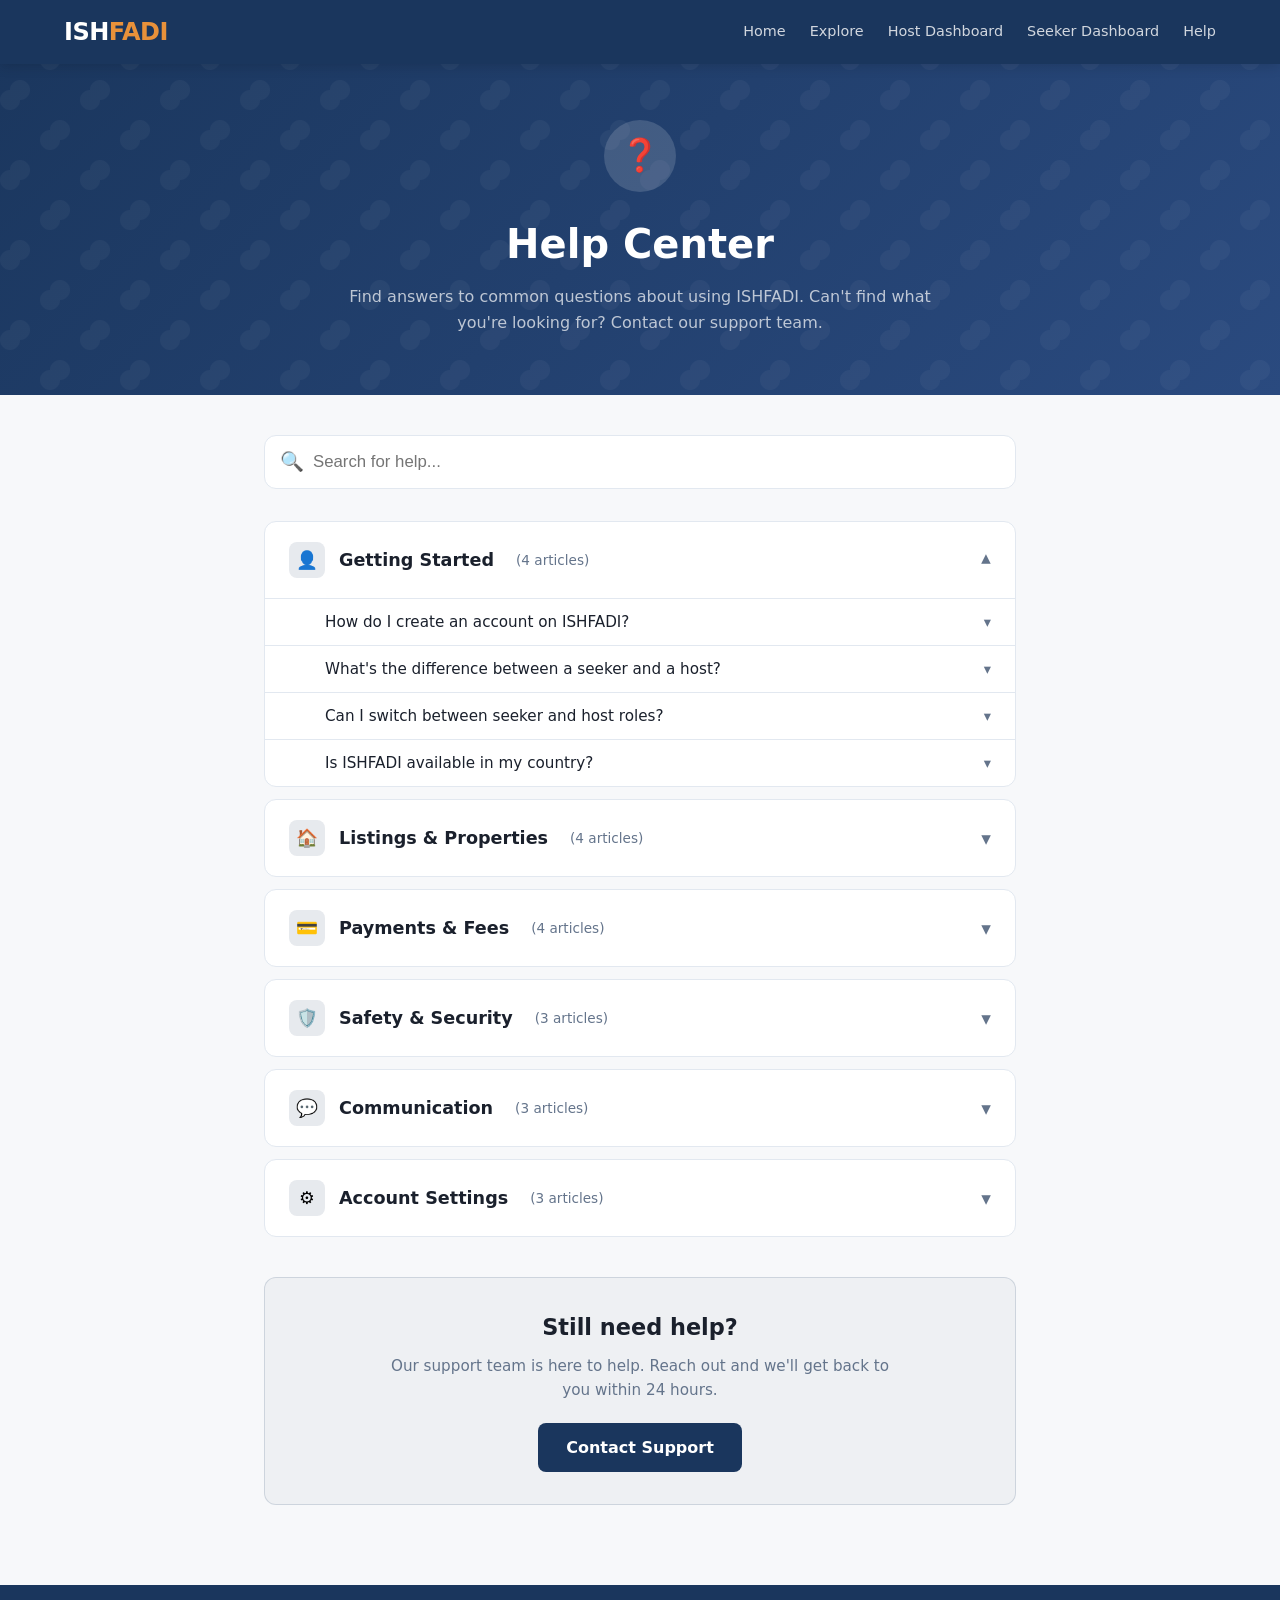
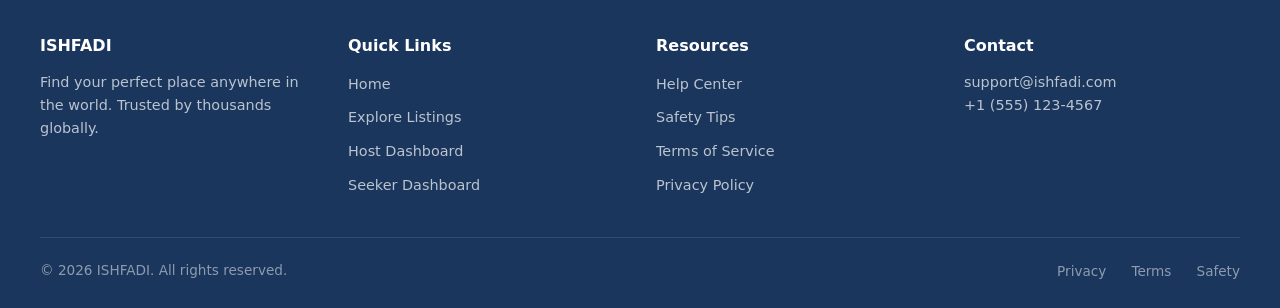
<file: help-center.html>
<!DOCTYPE html>
<html lang="en">
<head>
<meta charset="UTF-8">
<meta name="viewport" content="width=device-width, initial-scale=1.0">
<title>Help Center - ISHFADI</title>
<meta name="description" content="ISHFADI Help Center - Find answers to common questions about using our platform.">
<style>
*,*::before,*::after{box-sizing:border-box;margin:0;padding:0}
:root{
  --primary:#1a365d;--primary-light:#2a4a7f;--accent:#e8913a;
  --bg:#f7f8fa;--card:#fff;--text:#1a202c;--muted:#64748b;
  --border:#e2e8f0;--radius:12px;
}
body{font-family:'Segoe UI',system-ui,-apple-system,sans-serif;background:var(--bg);color:var(--text);line-height:1.6}
a{color:var(--accent);text-decoration:none}
a:hover{text-decoration:underline}

.navbar{position:fixed;top:0;left:0;right:0;z-index:100;background:var(--primary);box-shadow:0 2px 12px rgba(0,0,0,.15)}
.navbar .container{max-width:1200px;margin:0 auto;padding:0 24px;display:flex;align-items:center;justify-content:space-between;height:64px}
.logo{font-size:1.5rem;font-weight:800;color:#fff;letter-spacing:-0.5px}
.logo span{color:var(--accent)}
.nav-links{display:flex;gap:24px;align-items:center}
.nav-links a{color:rgba(255,255,255,.8);font-size:.9rem;font-weight:500;transition:color .2s}
.nav-links a:hover{color:#fff;text-decoration:none}

.page-hero{padding:120px 24px 60px;text-align:center;
  background:linear-gradient(135deg,var(--primary) 0%,var(--primary-light) 50%,#1a365d 100%);
  background-image:url("data:image/svg+xml,%3Csvg width='80' height='80' viewBox='0 0 80 80' xmlns='http://www.w3.org/2000/svg'%3E%3Cg fill='none' fill-rule='evenodd'%3E%3Cg fill='%23ffffff' fill-opacity='0.04'%3E%3Cpath d='M50 50c0-5.523 4.477-10 10-10s10 4.477 10 10-4.477 10-10 10c0 5.523-4.477 10-10 10s-10-4.477-10-10 4.477-10 10-10zM10 10c0-5.523 4.477-10 10-10s10 4.477 10 10-4.477 10-10 10c0 5.523-4.477 10-10 10S0 25.523 0 20s4.477-10 10-10z'/%3E%3C/g%3E%3C/g%3E%3C/svg%3E"),linear-gradient(135deg,var(--primary),var(--primary-light));
  color:#fff}
.page-hero .icon-circle{width:72px;height:72px;border-radius:50%;background:rgba(255,255,255,.15);display:inline-flex;align-items:center;justify-content:center;margin-bottom:20px;font-size:2rem}
.page-hero h1{font-size:2.5rem;font-weight:800;margin-bottom:8px}
.page-hero p{color:rgba(255,255,255,.7);max-width:600px;margin:0 auto}

.content{max-width:800px;margin:0 auto;padding:40px 24px 80px}

/* Search */
.search-wrap{position:relative;margin-bottom:32px}
.search-wrap input{width:100%;padding:16px 16px 16px 48px;border:1px solid var(--border);border-radius:var(--radius);font-size:1.05rem;background:var(--card);outline:none;transition:border-color .2s}
.search-wrap input:focus{border-color:var(--primary)}
.search-wrap .search-icon{position:absolute;left:16px;top:50%;transform:translateY(-50%);font-size:1.2rem;color:var(--muted)}

/* FAQ */
.faq-category{background:var(--card);border:1px solid var(--border);border-radius:var(--radius);margin-bottom:12px;overflow:hidden}
.faq-category-header{display:flex;align-items:center;justify-content:space-between;padding:20px 24px;cursor:pointer;transition:background .2s;border:none;background:none;width:100%;text-align:left;font-family:inherit}
.faq-category-header:hover{background:rgba(0,0,0,.02)}
.faq-category-header .left{display:flex;align-items:center;gap:14px}
.faq-category-header .cat-icon{width:36px;height:36px;background:rgba(26,54,93,.1);border-radius:8px;display:flex;align-items:center;justify-content:center;font-size:1.1rem}
.faq-category-header .cat-title{font-size:1.1rem;font-weight:600;color:var(--text)}
.faq-category-header .cat-count{font-size:.85rem;color:var(--muted);margin-left:8px}
.faq-category-header .chevron{font-size:1.2rem;color:var(--muted);transition:transform .2s}
.faq-category-header.open .chevron{transform:rotate(180deg)}
.faq-list{border-top:1px solid var(--border);display:none}
.faq-list.open{display:block}
.faq-item{border-bottom:1px solid var(--border)}
.faq-item:last-child{border-bottom:none}
.faq-question{display:flex;align-items:center;justify-content:space-between;padding:14px 24px 14px 60px;cursor:pointer;border:none;background:none;width:100%;text-align:left;font-family:inherit;transition:background .2s;font-size:.95rem;font-weight:500;color:var(--text)}
.faq-question:hover{background:rgba(0,0,0,.02)}
.faq-question .q-chevron{font-size:.9rem;color:var(--muted);transition:transform .2s;flex-shrink:0}
.faq-question.open .q-chevron{transform:rotate(180deg)}
.faq-answer{padding:0 24px 16px 60px;color:var(--muted);font-size:.9rem;line-height:1.7;display:none}
.faq-answer.open{display:block}

/* No results */
.no-results{text-align:center;padding:40px;color:var(--muted)}
.no-results button{background:none;border:none;color:var(--primary);cursor:pointer;font-size:.95rem;text-decoration:underline}

/* Support CTA */
.support-cta{margin-top:40px;background:rgba(26,54,93,.04);border:1px solid rgba(26,54,93,.15);border-radius:var(--radius);padding:32px;text-align:center}
.support-cta h2{font-size:1.4rem;font-weight:700;margin-bottom:8px}
.support-cta p{color:var(--muted);font-size:.95rem;max-width:500px;margin:0 auto 20px}
.support-btn{display:inline-flex;align-items:center;gap:8px;padding:12px 28px;background:var(--primary);color:#fff;border:none;border-radius:8px;font-size:1rem;font-weight:600;cursor:pointer;transition:background .2s}
.support-btn:hover{background:var(--primary-light);text-decoration:none}

.footer{background:var(--primary);color:#fff;padding:48px 24px 24px}
.footer .container{max-width:1200px;margin:0 auto}
.footer-grid{display:grid;grid-template-columns:repeat(auto-fit,minmax(200px,1fr));gap:32px;margin-bottom:32px}
.footer h4{font-weight:600;margin-bottom:12px}
.footer p,.footer a{color:rgba(255,255,255,.7);font-size:.9rem}
.footer a:hover{color:#fff}
.footer ul{list-style:none;padding:0}
.footer ul li{margin-bottom:8px}
.footer-bottom{border-top:1px solid rgba(255,255,255,.1);padding-top:20px;display:flex;flex-wrap:wrap;justify-content:space-between;align-items:center;gap:12px}
.footer-bottom p{font-size:.85rem;color:rgba(255,255,255,.5)}
.footer-bottom a{font-size:.85rem;color:rgba(255,255,255,.5);margin-left:20px}
.footer-bottom a:hover{color:#fff}

@media(max-width:768px){
  .nav-links{display:none}
  .page-hero h1{font-size:1.8rem}
}
</style>
</head>
<body>

<nav class="navbar">
  <div class="container">
    <a href="index.html" class="logo">ISH<span>FADI</span></a>
    <div class="nav-links">
      <a href="index.html">Home</a>
      <a href="index.html#explore">Explore</a>
      <a href="seller.html">Host Dashboard</a>
      <a href="buyer.html">Seeker Dashboard</a>
      <a href="help-center.html">Help</a>
    </div>
  </div>
</nav>

<div class="page-hero">
  <div class="icon-circle">❓</div>
  <h1>Help Center</h1>
  <p>Find answers to common questions about using ISHFADI. Can't find what you're looking for? Contact our support team.</p>
</div>

<div class="content">

  <!-- Search -->
  <div class="search-wrap">
    <span class="search-icon">🔍</span>
    <input type="text" id="faqSearch" placeholder="Search for help..." oninput="filterFAQs()">
  </div>

  <!-- FAQ Categories -->
  <div id="faqContainer">

    <!-- Getting Started -->
    <div class="faq-category" data-category="getting-started">
      <button class="faq-category-header open" onclick="toggleCategory(this)">
        <div class="left">
          <div class="cat-icon">👤</div>
          <span class="cat-title">Getting Started</span>
          <span class="cat-count">(4 articles)</span>
        </div>
        <span class="chevron">▾</span>
      </button>
      <div class="faq-list open">
        <div class="faq-item">
          <button class="faq-question" onclick="toggleFaq(this)">
            How do I create an account on ISHFADI?
            <span class="q-chevron">▾</span>
          </button>
          <div class="faq-answer">Click the "Sign Up" button in the top right corner. Choose whether you want to find a place (seeker) or list a place (host), then fill in your details including name, email, password, and location. You'll receive a confirmation email to verify your account.</div>
        </div>
        <div class="faq-item">
          <button class="faq-question" onclick="toggleFaq(this)">
            What's the difference between a seeker and a host?
            <span class="q-chevron">▾</span>
          </button>
          <div class="faq-answer">Seekers are users looking for accommodation — they can browse listings, save favorites, and contact hosts. Hosts are property owners or managers who can list their properties, manage inquiries, and connect with potential tenants or buyers.</div>
        </div>
        <div class="faq-item">
          <button class="faq-question" onclick="toggleFaq(this)">
            Can I switch between seeker and host roles?
            <span class="q-chevron">▾</span>
          </button>
          <div class="faq-answer">Yes! You can have both roles on the same account. Access your dashboard settings to enable the additional role. Many users are both seekers in one location and hosts in another.</div>
        </div>
        <div class="faq-item">
          <button class="faq-question" onclick="toggleFaq(this)">
            Is ISHFADI available in my country?
            <span class="q-chevron">▾</span>
          </button>
          <div class="faq-answer">ISHFADI is a global platform available in over 50 countries. During signup, you can select your country and city to see listings in your area.</div>
        </div>
      </div>
    </div>

    <!-- Listings -->
    <div class="faq-category" data-category="listings">
      <button class="faq-category-header" onclick="toggleCategory(this)">
        <div class="left">
          <div class="cat-icon">🏠</div>
          <span class="cat-title">Listings &amp; Properties</span>
          <span class="cat-count">(4 articles)</span>
        </div>
        <span class="chevron">▾</span>
      </button>
      <div class="faq-list">
        <div class="faq-item">
          <button class="faq-question" onclick="toggleFaq(this)">How do I list my property?<span class="q-chevron">▾</span></button>
          <div class="faq-answer">Go to your Seller Dashboard and click "Add Listing". Fill in the property details including title, description, location, price, property type, and upload photos. Once submitted, your listing will be reviewed before going live.</div>
        </div>
        <div class="faq-item">
          <button class="faq-question" onclick="toggleFaq(this)">What does "Verified" mean on a listing?<span class="q-chevron">▾</span></button>
          <div class="faq-answer">Verified listings have been reviewed by our team to confirm the property exists and the information is accurate. Verification may include document checks, photo verification, or property visits in some regions.</div>
        </div>
        <div class="faq-item">
          <button class="faq-question" onclick="toggleFaq(this)">How long does verification take?<span class="q-chevron">▾</span></button>
          <div class="faq-answer">Most listings are verified within 24-48 hours. Complex verifications requiring additional documentation may take up to 5 business days.</div>
        </div>
        <div class="faq-item">
          <button class="faq-question" onclick="toggleFaq(this)">Can I edit my listing after publishing?<span class="q-chevron">▾</span></button>
          <div class="faq-answer">Yes, you can edit your listing anytime from your Seller Dashboard. Note that significant changes may trigger a re-verification process.</div>
        </div>
      </div>
    </div>

    <!-- Payments -->
    <div class="faq-category" data-category="payments">
      <button class="faq-category-header" onclick="toggleCategory(this)">
        <div class="left">
          <div class="cat-icon">💳</div>
          <span class="cat-title">Payments &amp; Fees</span>
          <span class="cat-count">(4 articles)</span>
        </div>
        <span class="chevron">▾</span>
      </button>
      <div class="faq-list">
        <div class="faq-item">
          <button class="faq-question" onclick="toggleFaq(this)">Is it free to list a property?<span class="q-chevron">▾</span></button>
          <div class="faq-answer">Basic listings are free. We offer Featured Listings for hosts who want increased visibility — these appear at the top of search results and include a "Featured" badge.</div>
        </div>
        <div class="faq-item">
          <button class="faq-question" onclick="toggleFaq(this)">How does the Featured Listing work?<span class="q-chevron">▾</span></button>
          <div class="faq-answer">Featured Listings get priority placement in search results, appear on the homepage, and include a special badge. This increases your listing's visibility and helps you find tenants or buyers faster.</div>
        </div>
        <div class="faq-item">
          <button class="faq-question" onclick="toggleFaq(this)">Is it free to search for properties?<span class="q-chevron">▾</span></button>
          <div class="faq-answer">Yes, searching and browsing listings is completely free for seekers. You can view all listing details, save favorites, and contact hosts at no cost.</div>
        </div>
        <div class="faq-item">
          <button class="faq-question" onclick="toggleFaq(this)">Does ISHFADI handle rent or purchase payments?<span class="q-chevron">▾</span></button>
          <div class="faq-answer">Currently, ISHFADI connects seekers with hosts. Payment arrangements for rent or purchase are handled directly between parties. We recommend using secure payment methods and getting agreements in writing.</div>
        </div>
      </div>
    </div>

    <!-- Safety -->
    <div class="faq-category" data-category="safety">
      <button class="faq-category-header" onclick="toggleCategory(this)">
        <div class="left">
          <div class="cat-icon">🛡️</div>
          <span class="cat-title">Safety &amp; Security</span>
          <span class="cat-count">(3 articles)</span>
        </div>
        <span class="chevron">▾</span>
      </button>
      <div class="faq-list">
        <div class="faq-item">
          <button class="faq-question" onclick="toggleFaq(this)">How does ISHFADI verify hosts?<span class="q-chevron">▾</span></button>
          <div class="faq-answer">We verify hosts through email confirmation, phone verification (optional), and document checks for verified listings. We also monitor for suspicious activity and user reports.</div>
        </div>
        <div class="faq-item">
          <button class="faq-question" onclick="toggleFaq(this)">What should I do if I encounter a scam?<span class="q-chevron">▾</span></button>
          <div class="faq-answer">Report it immediately using the "Report" button on the listing or contact safety@ishfadi.com. Never send money before viewing a property in person, and be wary of deals that seem too good to be true.</div>
        </div>
        <div class="faq-item">
          <button class="faq-question" onclick="toggleFaq(this)">How is my personal data protected?<span class="q-chevron">▾</span></button>
          <div class="faq-answer">We use industry-standard encryption and security measures. Your personal information is only shared with other users when you initiate contact. See our Privacy Policy for full details.</div>
        </div>
      </div>
    </div>

    <!-- Communication -->
    <div class="faq-category" data-category="communication">
      <button class="faq-category-header" onclick="toggleCategory(this)">
        <div class="left">
          <div class="cat-icon">💬</div>
          <span class="cat-title">Communication</span>
          <span class="cat-count">(3 articles)</span>
        </div>
        <span class="chevron">▾</span>
      </button>
      <div class="faq-list">
        <div class="faq-item">
          <button class="faq-question" onclick="toggleFaq(this)">How do I contact a host?<span class="q-chevron">▾</span></button>
          <div class="faq-answer">Click the "Contact Host" button on any listing. You'll need to be signed in to send a message. We recommend keeping initial communication within the platform.</div>
        </div>
        <div class="faq-item">
          <button class="faq-question" onclick="toggleFaq(this)">Will hosts see my personal information?<span class="q-chevron">▾</span></button>
          <div class="faq-answer">Hosts can see your name and location when you contact them. Your email and phone number are only shared if you choose to include them in your message.</div>
        </div>
        <div class="faq-item">
          <button class="faq-question" onclick="toggleFaq(this)">How do I respond to inquiries as a host?<span class="q-chevron">▾</span></button>
          <div class="faq-answer">You'll receive email notifications for new inquiries. You can also check your Seller Dashboard for all messages. We recommend responding within 24 hours for the best experience.</div>
        </div>
      </div>
    </div>

    <!-- Account -->
    <div class="faq-category" data-category="account">
      <button class="faq-category-header" onclick="toggleCategory(this)">
        <div class="left">
          <div class="cat-icon">⚙️</div>
          <span class="cat-title">Account Settings</span>
          <span class="cat-count">(3 articles)</span>
        </div>
        <span class="chevron">▾</span>
      </button>
      <div class="faq-list">
        <div class="faq-item">
          <button class="faq-question" onclick="toggleFaq(this)">How do I change my password?<span class="q-chevron">▾</span></button>
          <div class="faq-answer">Go to your Dashboard, click on Settings, and select "Change Password". You'll need to enter your current password and then your new password twice to confirm.</div>
        </div>
        <div class="faq-item">
          <button class="faq-question" onclick="toggleFaq(this)">How do I delete my account?<span class="q-chevron">▾</span></button>
          <div class="faq-answer">Contact support@ishfadi.com to request account deletion. Note that this will remove all your listings and data permanently. Active listings should be deactivated first.</div>
        </div>
        <div class="faq-item">
          <button class="faq-question" onclick="toggleFaq(this)">Can I change my email address?<span class="q-chevron">▾</span></button>
          <div class="faq-answer">Yes, you can update your email in Dashboard Settings. You'll need to verify the new email address before the change takes effect.</div>
        </div>
      </div>
    </div>

  </div>

  <!-- No Results -->
  <div class="no-results" id="noResults" style="display:none">
    <p>No results found for "<span id="noResultsQuery"></span>"</p>
    <button onclick="clearSearch()">Clear search</button>
  </div>

  <!-- Support CTA -->
  <div class="support-cta">
    <h2>Still need help?</h2>
    <p>Our support team is here to help. Reach out and we'll get back to you within 24 hours.</p>
    <a href="mailto:support@ishfadi.com" class="support-btn">Contact Support</a>
  </div>

</div>

<footer class="footer">
  <div class="container">
    <div class="footer-grid">
      <div>
        <h4>ISHFADI</h4>
        <p>Find your perfect place anywhere in the world. Trusted by thousands globally.</p>
      </div>
      <div>
        <h4>Quick Links</h4>
        <ul>
          <li><a href="index.html">Home</a></li>
          <li><a href="index.html#explore">Explore Listings</a></li>
          <li><a href="seller.html">Host Dashboard</a></li>
          <li><a href="buyer.html">Seeker Dashboard</a></li>
        </ul>
      </div>
      <div>
        <h4>Resources</h4>
        <ul>
          <li><a href="help-center.html">Help Center</a></li>
          <li><a href="safety-tips.html">Safety Tips</a></li>
          <li><a href="terms-of-service.html">Terms of Service</a></li>
          <li><a href="privacy-policy.html">Privacy Policy</a></li>
        </ul>
      </div>
      <div>
        <h4>Contact</h4>
        <p>support@ishfadi.com</p>
        <p>+1 (555) 123-4567</p>
      </div>
    </div>
    <div class="footer-bottom">
      <p>&copy; 2026 ISHFADI. All rights reserved.</p>
      <div>
        <a href="privacy-policy.html">Privacy</a>
        <a href="terms-of-service.html">Terms</a>
        <a href="safety-tips.html">Safety</a>
      </div>
    </div>
  </div>
</footer>

<script>
function toggleCategory(btn) {
  btn.classList.toggle('open');
  const list = btn.nextElementSibling;
  list.classList.toggle('open');
}

function toggleFaq(btn) {
  btn.classList.toggle('open');
  const answer = btn.nextElementSibling;
  answer.classList.toggle('open');
}

function filterFAQs() {
  const query = document.getElementById('faqSearch').value.toLowerCase();
  const categories = document.querySelectorAll('.faq-category');
  let anyVisible = false;

  categories.forEach(cat => {
    const items = cat.querySelectorAll('.faq-item');
    let catHasMatch = false;
    items.forEach(item => {
      const q = item.querySelector('.faq-question').textContent.toLowerCase();
      const a = item.querySelector('.faq-answer').textContent.toLowerCase();
      const match = !query || q.includes(query) || a.includes(query);
      item.style.display = match ? '' : 'none';
      if (match) catHasMatch = true;
    });
    cat.style.display = catHasMatch ? '' : 'none';
    if (catHasMatch) anyVisible = true;

    // Auto-expand when searching
    if (query && catHasMatch) {
      cat.querySelector('.faq-category-header').classList.add('open');
      cat.querySelector('.faq-list').classList.add('open');
    }
  });

  const noResults = document.getElementById('noResults');
  if (query && !anyVisible) {
    noResults.style.display = '';
    document.getElementById('noResultsQuery').textContent = query;
  } else {
    noResults.style.display = 'none';
  }
}

function clearSearch() {
  document.getElementById('faqSearch').value = '';
  filterFAQs();
}
</script>

</body>
</html>
</file>
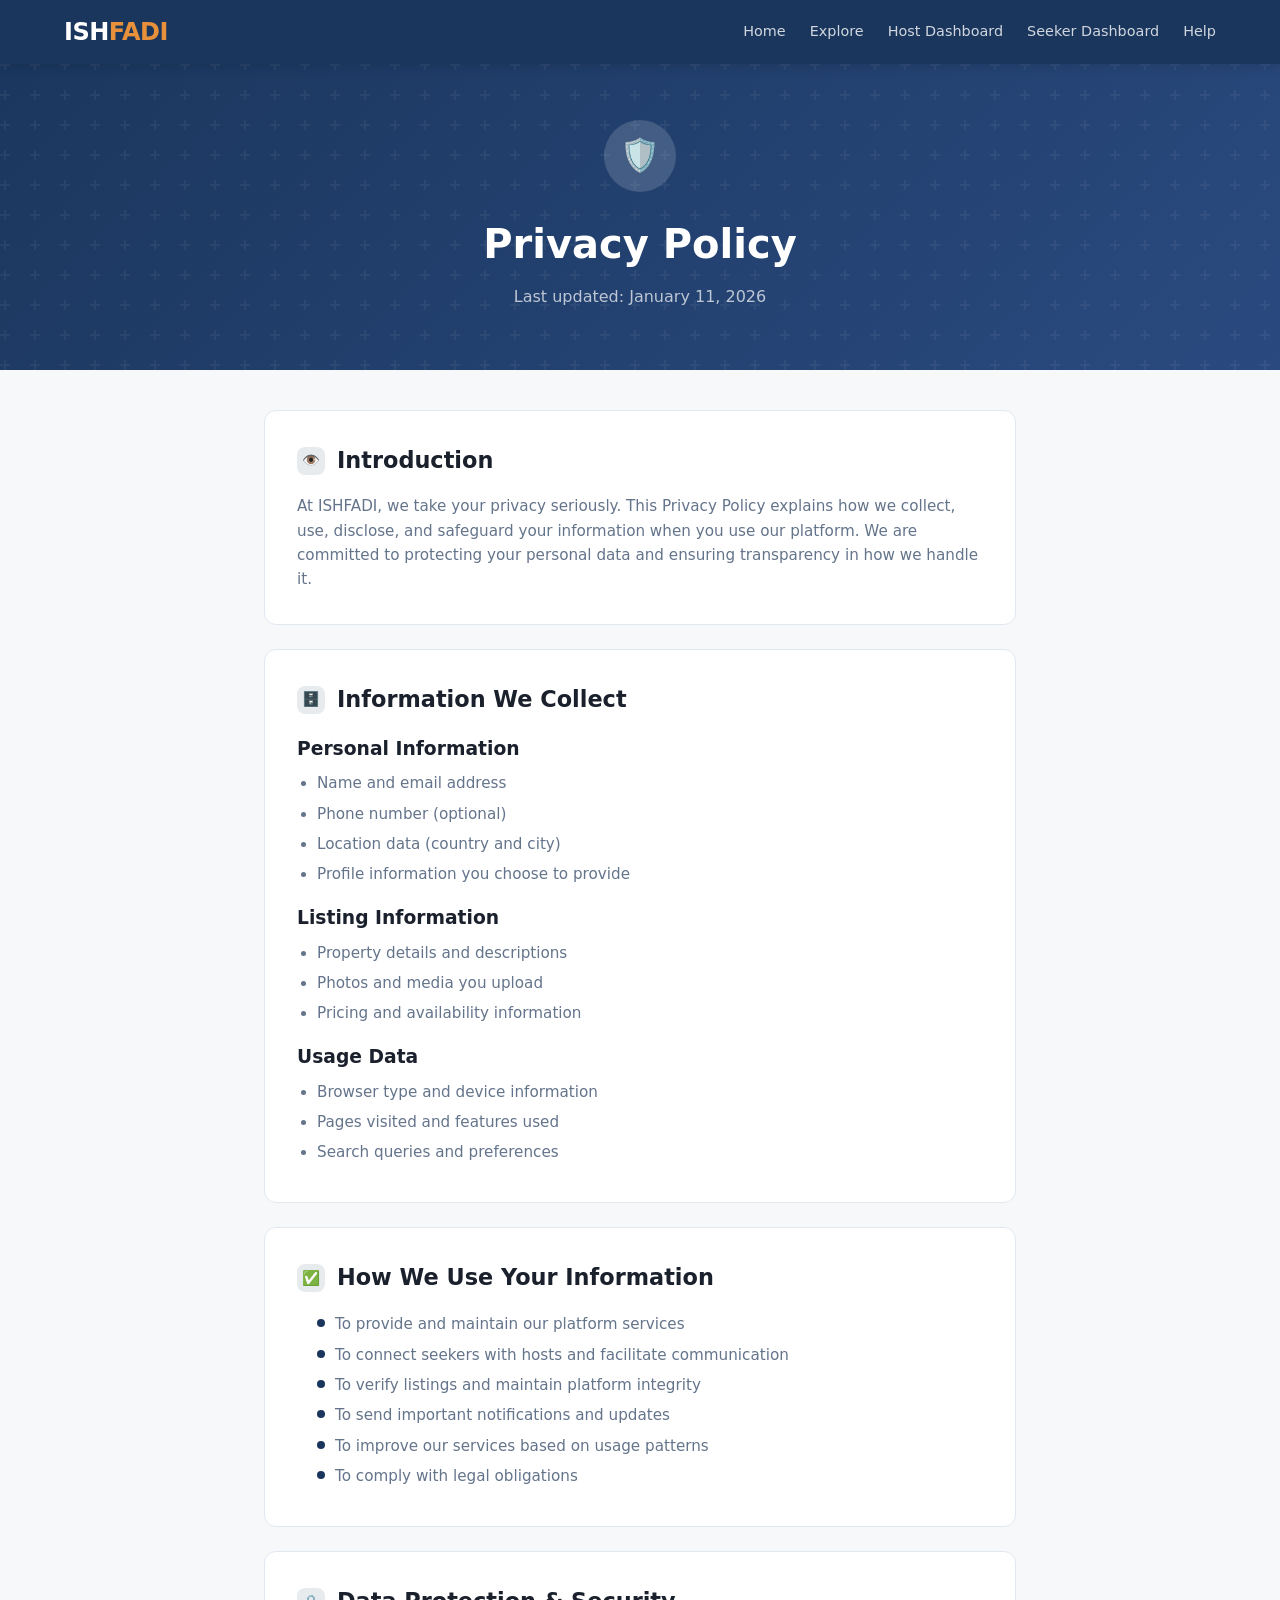
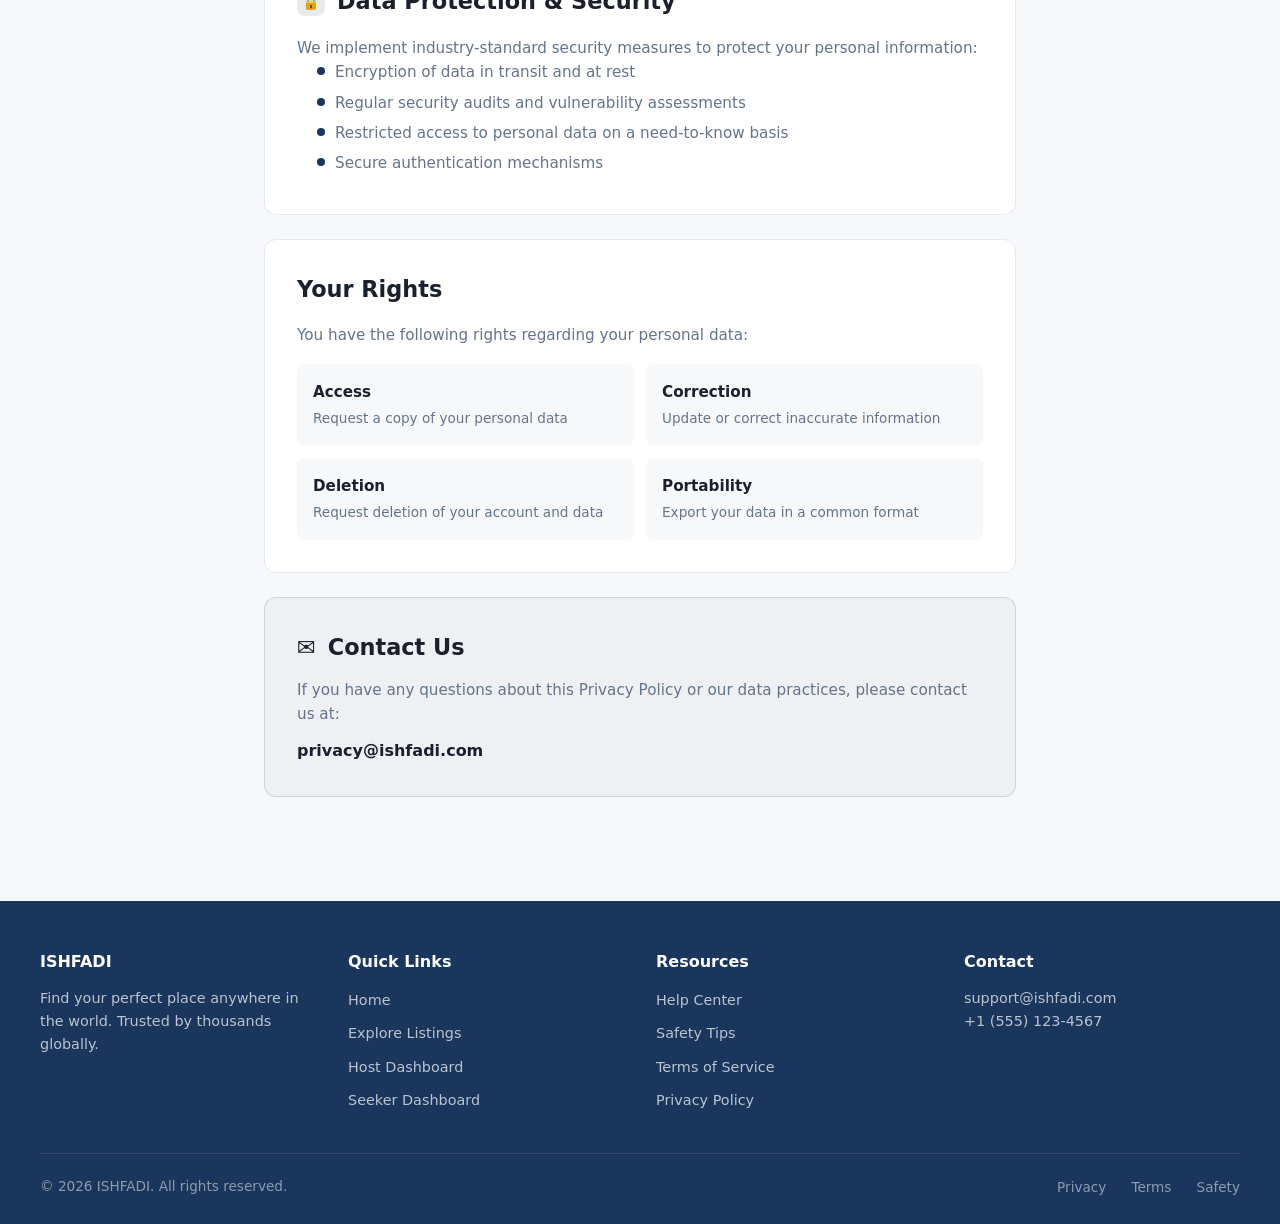
<file: privacy-policy.html>
<!DOCTYPE html>
<html lang="en">
<head>
<meta charset="UTF-8">
<meta name="viewport" content="width=device-width, initial-scale=1.0">
<title>Privacy Policy - ISHFADI</title>
<meta name="description" content="ISHFADI Privacy Policy - How we collect, use, and protect your personal data.">
<style>
*,*::before,*::after{box-sizing:border-box;margin:0;padding:0}
:root{
  --primary:#1a365d;--primary-light:#2a4a7f;--accent:#e8913a;
  --bg:#f7f8fa;--card:#fff;--text:#1a202c;--muted:#64748b;
  --border:#e2e8f0;--radius:12px;
}
body{font-family:'Segoe UI',system-ui,-apple-system,sans-serif;background:var(--bg);color:var(--text);line-height:1.6}
a{color:var(--accent);text-decoration:none}
a:hover{text-decoration:underline}

/* Navbar */
.navbar{position:fixed;top:0;left:0;right:0;z-index:100;background:var(--primary);backdrop-filter:blur(12px);box-shadow:0 2px 12px rgba(0,0,0,.15)}
.navbar .container{max-width:1200px;margin:0 auto;padding:0 24px;display:flex;align-items:center;justify-content:space-between;height:64px}
.logo{font-size:1.5rem;font-weight:800;color:#fff;letter-spacing:-0.5px}
.logo span{color:var(--accent)}
.nav-links{display:flex;gap:24px;align-items:center}
.nav-links a{color:rgba(255,255,255,.8);font-size:.9rem;font-weight:500;transition:color .2s}
.nav-links a:hover{color:#fff;text-decoration:none}

/* Hero header */
.page-hero{padding:120px 24px 60px;text-align:center;
  background:linear-gradient(135deg,var(--primary) 0%,var(--primary-light) 50%,#1a365d 100%);
  background-image:url("data:image/svg+xml,%3Csvg width='60' height='60' viewBox='0 0 60 60' xmlns='http://www.w3.org/2000/svg'%3E%3Cg fill='none' fill-rule='evenodd'%3E%3Cg fill='%23ffffff' fill-opacity='0.05'%3E%3Cpath d='M36 34v-4h-2v4h-4v2h4v4h2v-4h4v-2h-4zm0-30V0h-2v4h-4v2h4v4h2V6h4V4h-4zM6 34v-4H4v4H0v2h4v4h2v-4h4v-2H6zM6 4V0H4v4H0v2h4v4h2V6h4V4H6z'/%3E%3C/g%3E%3C/g%3E%3C/svg%3E"),linear-gradient(135deg,var(--primary),var(--primary-light));
  color:#fff}
.page-hero .icon-circle{width:72px;height:72px;border-radius:50%;background:rgba(255,255,255,.15);display:inline-flex;align-items:center;justify-content:center;margin-bottom:20px;font-size:2rem}
.page-hero h1{font-size:2.5rem;font-weight:800;margin-bottom:8px}
.page-hero p{color:rgba(255,255,255,.7);font-size:1rem}

/* Content */
.content{max-width:800px;margin:0 auto;padding:40px 24px 80px}
.section-card{background:var(--card);border:1px solid var(--border);border-radius:var(--radius);padding:32px;margin-bottom:24px}
.section-card h2{font-size:1.4rem;font-weight:700;margin-bottom:16px;display:flex;align-items:center;gap:12px}
.section-card h2 .icon{width:28px;height:28px;background:rgba(26,54,93,.1);border-radius:8px;display:inline-flex;align-items:center;justify-content:center;font-size:.9rem}
.section-card h3{font-weight:600;margin:16px 0 8px}
.section-card p,.section-card li{color:var(--muted);font-size:.95rem}
.section-card ul{list-style:disc;padding-left:20px}
.section-card ul li{margin-bottom:6px}
.bullet-list{list-style:none;padding:0}
.bullet-list li{display:flex;align-items:flex-start;gap:10px;margin-bottom:10px;color:var(--muted);font-size:.95rem}
.bullet-list li::before{content:'';width:8px;height:8px;border-radius:50%;background:var(--primary);margin-top:7px;flex-shrink:0}
.rights-grid{display:grid;grid-template-columns:1fr 1fr;gap:12px;margin-top:16px}
.rights-grid .right-card{background:var(--bg);border-radius:8px;padding:16px}
.rights-grid .right-card h4{font-weight:600;margin-bottom:4px;font-size:.95rem}
.rights-grid .right-card p{font-size:.85rem;color:var(--muted)}
.highlight-section{background:rgba(26,54,93,.04);border:1px solid rgba(26,54,93,.15);border-radius:var(--radius);padding:32px;margin-bottom:24px}
.highlight-section h2{font-size:1.4rem;font-weight:700;margin-bottom:12px;display:flex;align-items:center;gap:12px}
.highlight-section p{color:var(--muted);font-size:.95rem}
.highlight-section .email{font-weight:600;color:var(--text);margin-top:12px;display:block}

/* Footer */
.footer{background:var(--primary);color:#fff;padding:48px 24px 24px}
.footer .container{max-width:1200px;margin:0 auto}
.footer-grid{display:grid;grid-template-columns:repeat(auto-fit,minmax(200px,1fr));gap:32px;margin-bottom:32px}
.footer h4{font-weight:600;margin-bottom:12px}
.footer p,.footer a{color:rgba(255,255,255,.7);font-size:.9rem}
.footer a:hover{color:#fff}
.footer ul{list-style:none;padding:0}
.footer ul li{margin-bottom:8px}
.footer-bottom{border-top:1px solid rgba(255,255,255,.1);padding-top:20px;display:flex;flex-wrap:wrap;justify-content:space-between;align-items:center;gap:12px}
.footer-bottom p{font-size:.85rem;color:rgba(255,255,255,.5)}
.footer-bottom a{font-size:.85rem;color:rgba(255,255,255,.5);margin-left:20px}
.footer-bottom a:hover{color:#fff}

@media(max-width:768px){
  .nav-links{display:none}
  .page-hero h1{font-size:1.8rem}
  .rights-grid{grid-template-columns:1fr}
}
</style>
</head>
<body>

<!-- Navbar -->
<nav class="navbar">
  <div class="container">
    <a href="index.html" class="logo">ISH<span>FADI</span></a>
    <div class="nav-links">
      <a href="index.html">Home</a>
      <a href="index.html#explore">Explore</a>
      <a href="seller.html">Host Dashboard</a>
      <a href="buyer.html">Seeker Dashboard</a>
      <a href="help-center.html">Help</a>
    </div>
  </div>
</nav>

<!-- Hero -->
<div class="page-hero">
  <div class="icon-circle">🛡️</div>
  <h1>Privacy Policy</h1>
  <p>Last updated: January 11, 2026</p>
</div>

<!-- Content -->
<div class="content">

  <div class="section-card">
    <h2><span class="icon">👁️</span> Introduction</h2>
    <p>At ISHFADI, we take your privacy seriously. This Privacy Policy explains how we collect, use, disclose, and safeguard your information when you use our platform. We are committed to protecting your personal data and ensuring transparency in how we handle it.</p>
  </div>

  <div class="section-card">
    <h2><span class="icon">🗄️</span> Information We Collect</h2>
    <h3>Personal Information</h3>
    <ul>
      <li>Name and email address</li>
      <li>Phone number (optional)</li>
      <li>Location data (country and city)</li>
      <li>Profile information you choose to provide</li>
    </ul>
    <h3>Listing Information</h3>
    <ul>
      <li>Property details and descriptions</li>
      <li>Photos and media you upload</li>
      <li>Pricing and availability information</li>
    </ul>
    <h3>Usage Data</h3>
    <ul>
      <li>Browser type and device information</li>
      <li>Pages visited and features used</li>
      <li>Search queries and preferences</li>
    </ul>
  </div>

  <div class="section-card">
    <h2><span class="icon">✅</span> How We Use Your Information</h2>
    <ul class="bullet-list">
      <li>To provide and maintain our platform services</li>
      <li>To connect seekers with hosts and facilitate communication</li>
      <li>To verify listings and maintain platform integrity</li>
      <li>To send important notifications and updates</li>
      <li>To improve our services based on usage patterns</li>
      <li>To comply with legal obligations</li>
    </ul>
  </div>

  <div class="section-card">
    <h2><span class="icon">🔒</span> Data Protection &amp; Security</h2>
    <p>We implement industry-standard security measures to protect your personal information:</p>
    <ul class="bullet-list">
      <li>Encryption of data in transit and at rest</li>
      <li>Regular security audits and vulnerability assessments</li>
      <li>Restricted access to personal data on a need-to-know basis</li>
      <li>Secure authentication mechanisms</li>
    </ul>
  </div>

  <div class="section-card">
    <h2>Your Rights</h2>
    <p>You have the following rights regarding your personal data:</p>
    <div class="rights-grid">
      <div class="right-card"><h4>Access</h4><p>Request a copy of your personal data</p></div>
      <div class="right-card"><h4>Correction</h4><p>Update or correct inaccurate information</p></div>
      <div class="right-card"><h4>Deletion</h4><p>Request deletion of your account and data</p></div>
      <div class="right-card"><h4>Portability</h4><p>Export your data in a common format</p></div>
    </div>
  </div>

  <div class="highlight-section">
    <h2><span class="icon">✉️</span> Contact Us</h2>
    <p>If you have any questions about this Privacy Policy or our data practices, please contact us at:</p>
    <span class="email">privacy@ishfadi.com</span>
  </div>

</div>

<!-- Footer -->
<footer class="footer">
  <div class="container">
    <div class="footer-grid">
      <div>
        <h4>ISHFADI</h4>
        <p>Find your perfect place anywhere in the world. Trusted by thousands globally.</p>
      </div>
      <div>
        <h4>Quick Links</h4>
        <ul>
          <li><a href="index.html">Home</a></li>
          <li><a href="index.html#explore">Explore Listings</a></li>
          <li><a href="seller.html">Host Dashboard</a></li>
          <li><a href="buyer.html">Seeker Dashboard</a></li>
        </ul>
      </div>
      <div>
        <h4>Resources</h4>
        <ul>
          <li><a href="help-center.html">Help Center</a></li>
          <li><a href="safety-tips.html">Safety Tips</a></li>
          <li><a href="terms-of-service.html">Terms of Service</a></li>
          <li><a href="privacy-policy.html">Privacy Policy</a></li>
        </ul>
      </div>
      <div>
        <h4>Contact</h4>
        <p>support@ishfadi.com</p>
        <p>+1 (555) 123-4567</p>
      </div>
    </div>
    <div class="footer-bottom">
      <p>&copy; 2026 ISHFADI. All rights reserved.</p>
      <div>
        <a href="privacy-policy.html">Privacy</a>
        <a href="terms-of-service.html">Terms</a>
        <a href="safety-tips.html">Safety</a>
      </div>
    </div>
  </div>
</footer>

</body>
</html>
</file>
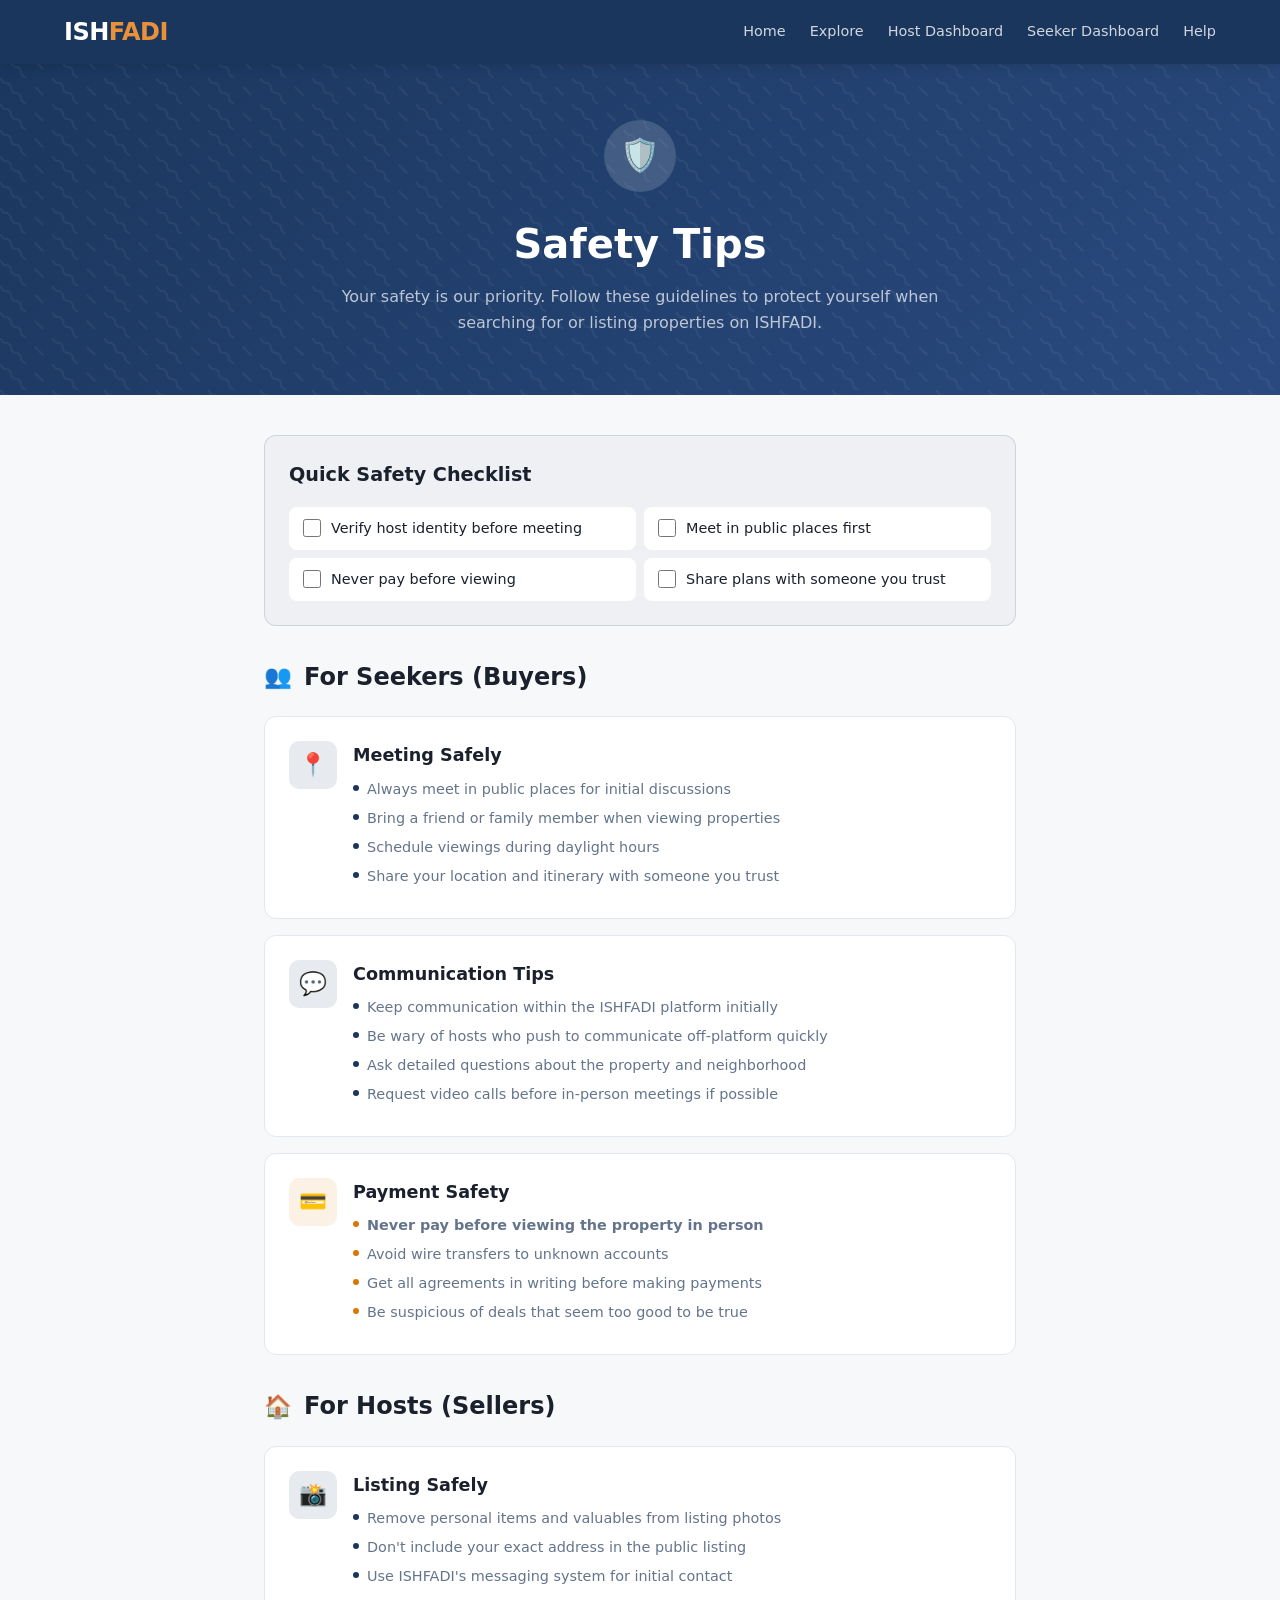
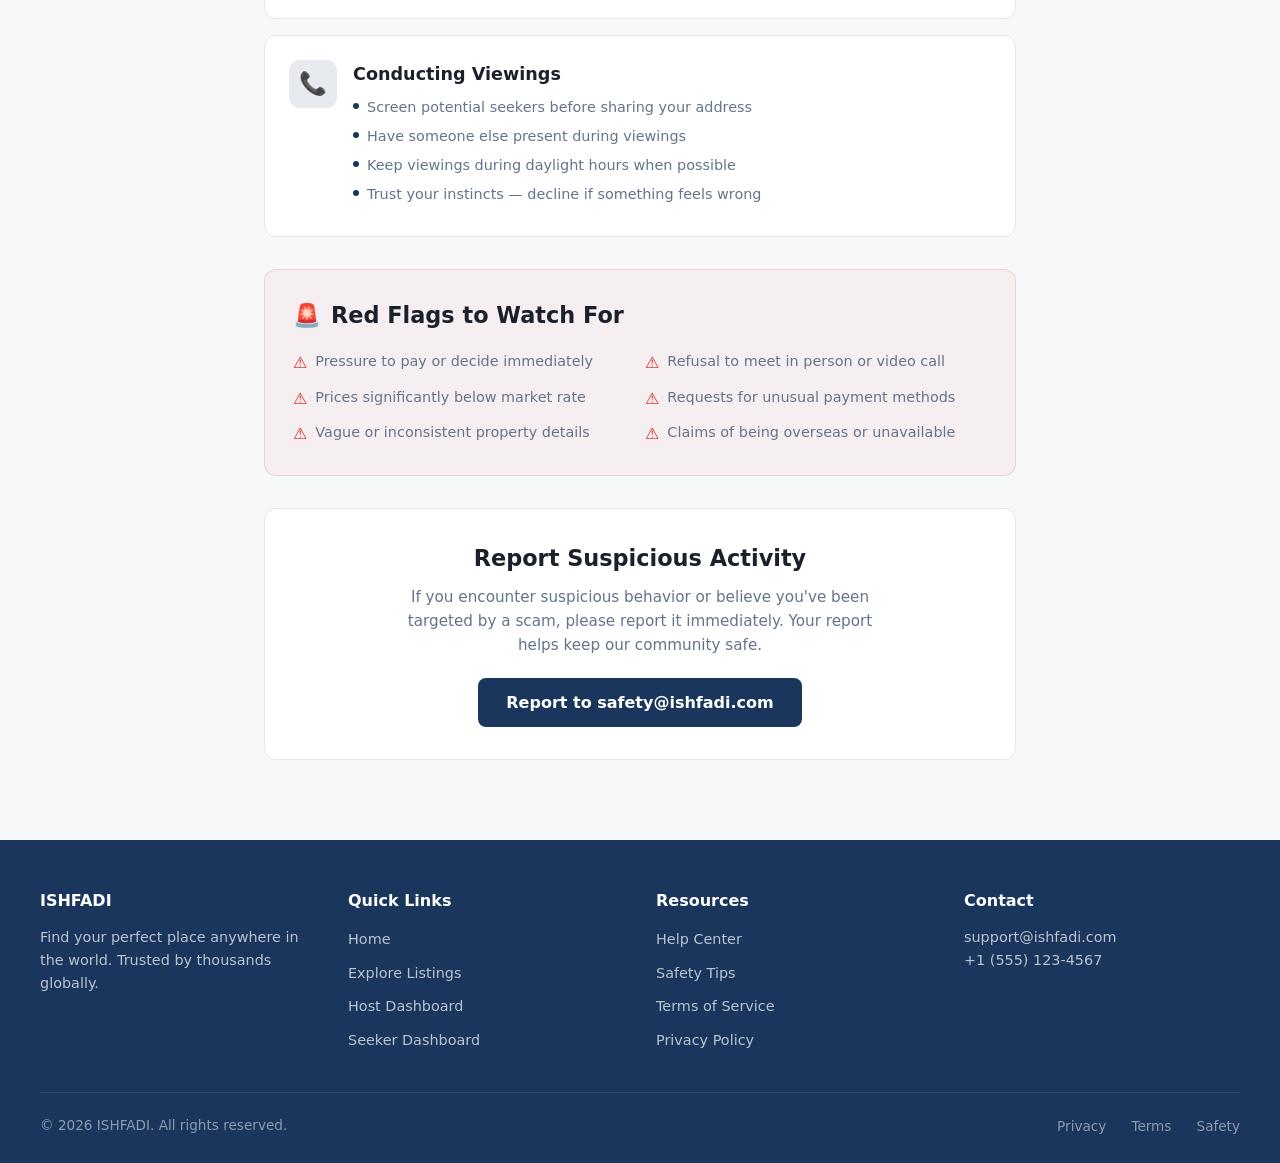
<file: safety-tips.html>
<!DOCTYPE html>
<html lang="en">
<head>
<meta charset="UTF-8">
<meta name="viewport" content="width=device-width, initial-scale=1.0">
<title>Safety Tips - ISHFADI</title>
<meta name="description" content="ISHFADI Safety Tips - Stay safe when searching for or listing properties.">
<style>
*,*::before,*::after{box-sizing:border-box;margin:0;padding:0}
:root{
  --primary:#1a365d;--primary-light:#2a4a7f;--accent:#e8913a;
  --bg:#f7f8fa;--card:#fff;--text:#1a202c;--muted:#64748b;
  --border:#e2e8f0;--radius:12px;--destructive:#dc2626;--amber:#d97706;
}
body{font-family:'Segoe UI',system-ui,-apple-system,sans-serif;background:var(--bg);color:var(--text);line-height:1.6}
a{color:var(--accent);text-decoration:none}
a:hover{text-decoration:underline}

.navbar{position:fixed;top:0;left:0;right:0;z-index:100;background:var(--primary);box-shadow:0 2px 12px rgba(0,0,0,.15)}
.navbar .container{max-width:1200px;margin:0 auto;padding:0 24px;display:flex;align-items:center;justify-content:space-between;height:64px}
.logo{font-size:1.5rem;font-weight:800;color:#fff;letter-spacing:-0.5px}
.logo span{color:var(--accent)}
.nav-links{display:flex;gap:24px;align-items:center}
.nav-links a{color:rgba(255,255,255,.8);font-size:.9rem;font-weight:500;transition:color .2s}
.nav-links a:hover{color:#fff;text-decoration:none}

.page-hero{padding:120px 24px 60px;text-align:center;
  background:linear-gradient(135deg,var(--primary) 0%,var(--primary-light) 50%,#1a365d 100%);
  background-image:url("data:image/svg+xml,%3Csvg width='52' height='26' viewBox='0 0 52 26' xmlns='http://www.w3.org/2000/svg'%3E%3Cg fill='none' fill-rule='evenodd'%3E%3Cg fill='%23ffffff' fill-opacity='0.05'%3E%3Cpath d='M10 10c0-2.21-1.79-4-4-4-3.314 0-6-2.686-6-6h2c0 2.21 1.79 4 4 4 3.314 0 6 2.686 6 6 0 2.21 1.79 4 4 4 3.314 0 6 2.686 6 6 0 2.21 1.79 4 4 4v2c-3.314 0-6-2.686-6-6 0-2.21-1.79-4-4-4-3.314 0-6-2.686-6-6zm25.464-1.95l8.486 8.486-1.414 1.414-8.486-8.486 1.414-1.414z'/%3E%3C/g%3E%3C/g%3E%3C/svg%3E"),linear-gradient(135deg,var(--primary),var(--primary-light));
  color:#fff}
.page-hero .icon-circle{width:72px;height:72px;border-radius:50%;background:rgba(255,255,255,.15);display:inline-flex;align-items:center;justify-content:center;margin-bottom:20px;font-size:2rem}
.page-hero h1{font-size:2.5rem;font-weight:800;margin-bottom:8px}
.page-hero p{color:rgba(255,255,255,.7);max-width:600px;margin:0 auto}

.content{max-width:800px;margin:0 auto;padding:40px 24px 80px}

/* Checklist */
.checklist-box{background:rgba(26,54,93,.04);border:1px solid rgba(26,54,93,.15);border-radius:var(--radius);padding:24px;margin-bottom:32px}
.checklist-box h2{font-size:1.2rem;font-weight:700;margin-bottom:16px}
.checklist-grid{display:grid;grid-template-columns:1fr 1fr;gap:8px}
.checklist-item{display:flex;align-items:center;gap:10px;padding:10px 14px;background:var(--card);border-radius:8px;font-size:.9rem;cursor:pointer;transition:background .2s}
.checklist-item:hover{background:var(--bg)}
.checklist-item input{width:18px;height:18px;accent-color:var(--primary)}

.section-title{font-size:1.5rem;font-weight:700;margin:32px 0 20px;display:flex;align-items:center;gap:12px}
.section-title .emoji{font-size:1.4rem}

.tip-card{background:var(--card);border:1px solid var(--border);border-radius:var(--radius);padding:24px;margin-bottom:16px;display:flex;gap:16px}
.tip-card .tip-icon{width:48px;height:48px;border-radius:10px;display:flex;align-items:center;justify-content:center;font-size:1.4rem;flex-shrink:0}
.tip-icon.blue{background:rgba(26,54,93,.1)}
.tip-icon.amber{background:rgba(217,119,6,.1)}
.tip-card h3{font-size:1.1rem;font-weight:600;margin-bottom:8px}
.tip-card ul{list-style:none;padding:0}
.tip-card ul li{display:flex;align-items:flex-start;gap:8px;margin-bottom:6px;color:var(--muted);font-size:.9rem}
.tip-card ul li .dot{width:6px;height:6px;border-radius:50%;margin-top:7px;flex-shrink:0}
.dot.blue{background:var(--primary)}
.dot.amber{background:var(--amber)}

/* Red flags */
.red-flags{background:rgba(220,38,38,.04);border:1px solid rgba(220,38,38,.15);border-radius:var(--radius);padding:28px;margin:32px 0}
.red-flags h2{font-size:1.4rem;font-weight:700;margin-bottom:16px;display:flex;align-items:center;gap:10px}
.red-flags-grid{display:grid;grid-template-columns:1fr 1fr;gap:10px}
.red-flag-item{display:flex;align-items:flex-start;gap:8px;color:var(--muted);font-size:.9rem}
.red-flag-item .warn{color:var(--destructive);font-weight:700;font-size:1rem}

/* Report */
.report-section{background:var(--card);border:1px solid var(--border);border-radius:var(--radius);padding:32px;text-align:center;margin-top:32px}
.report-section h2{font-size:1.4rem;font-weight:700;margin-bottom:8px}
.report-section p{color:var(--muted);font-size:.95rem;max-width:500px;margin:0 auto 20px}
.report-btn{display:inline-flex;align-items:center;gap:8px;padding:12px 28px;background:var(--primary);color:#fff;border:none;border-radius:8px;font-size:1rem;font-weight:600;cursor:pointer;transition:background .2s}
.report-btn:hover{background:var(--primary-light);text-decoration:none}

.footer{background:var(--primary);color:#fff;padding:48px 24px 24px}
.footer .container{max-width:1200px;margin:0 auto}
.footer-grid{display:grid;grid-template-columns:repeat(auto-fit,minmax(200px,1fr));gap:32px;margin-bottom:32px}
.footer h4{font-weight:600;margin-bottom:12px}
.footer p,.footer a{color:rgba(255,255,255,.7);font-size:.9rem}
.footer a:hover{color:#fff}
.footer ul{list-style:none;padding:0}
.footer ul li{margin-bottom:8px}
.footer-bottom{border-top:1px solid rgba(255,255,255,.1);padding-top:20px;display:flex;flex-wrap:wrap;justify-content:space-between;align-items:center;gap:12px}
.footer-bottom p{font-size:.85rem;color:rgba(255,255,255,.5)}
.footer-bottom a{font-size:.85rem;color:rgba(255,255,255,.5);margin-left:20px}
.footer-bottom a:hover{color:#fff}

@media(max-width:768px){
  .nav-links{display:none}
  .page-hero h1{font-size:1.8rem}
  .checklist-grid,.red-flags-grid{grid-template-columns:1fr}
}
</style>
</head>
<body>

<nav class="navbar">
  <div class="container">
    <a href="index.html" class="logo">ISH<span>FADI</span></a>
    <div class="nav-links">
      <a href="index.html">Home</a>
      <a href="index.html#explore">Explore</a>
      <a href="seller.html">Host Dashboard</a>
      <a href="buyer.html">Seeker Dashboard</a>
      <a href="help-center.html">Help</a>
    </div>
  </div>
</nav>

<div class="page-hero">
  <div class="icon-circle">🛡️</div>
  <h1>Safety Tips</h1>
  <p>Your safety is our priority. Follow these guidelines to protect yourself when searching for or listing properties on ISHFADI.</p>
</div>

<div class="content">

  <!-- Checklist -->
  <div class="checklist-box">
    <h2>Quick Safety Checklist</h2>
    <div class="checklist-grid">
      <label class="checklist-item"><input type="checkbox"> Verify host identity before meeting</label>
      <label class="checklist-item"><input type="checkbox"> Meet in public places first</label>
      <label class="checklist-item"><input type="checkbox"> Never pay before viewing</label>
      <label class="checklist-item"><input type="checkbox"> Share plans with someone you trust</label>
    </div>
  </div>

  <!-- For Seekers -->
  <div class="section-title"><span class="emoji">👥</span> For Seekers (Buyers)</div>

  <div class="tip-card">
    <div class="tip-icon blue">📍</div>
    <div>
      <h3>Meeting Safely</h3>
      <ul>
        <li><span class="dot blue"></span> Always meet in public places for initial discussions</li>
        <li><span class="dot blue"></span> Bring a friend or family member when viewing properties</li>
        <li><span class="dot blue"></span> Schedule viewings during daylight hours</li>
        <li><span class="dot blue"></span> Share your location and itinerary with someone you trust</li>
      </ul>
    </div>
  </div>

  <div class="tip-card">
    <div class="tip-icon blue">💬</div>
    <div>
      <h3>Communication Tips</h3>
      <ul>
        <li><span class="dot blue"></span> Keep communication within the ISHFADI platform initially</li>
        <li><span class="dot blue"></span> Be wary of hosts who push to communicate off-platform quickly</li>
        <li><span class="dot blue"></span> Ask detailed questions about the property and neighborhood</li>
        <li><span class="dot blue"></span> Request video calls before in-person meetings if possible</li>
      </ul>
    </div>
  </div>

  <div class="tip-card">
    <div class="tip-icon amber">💳</div>
    <div>
      <h3>Payment Safety</h3>
      <ul>
        <li><span class="dot amber"></span> <strong>Never pay before viewing the property in person</strong></li>
        <li><span class="dot amber"></span> Avoid wire transfers to unknown accounts</li>
        <li><span class="dot amber"></span> Get all agreements in writing before making payments</li>
        <li><span class="dot amber"></span> Be suspicious of deals that seem too good to be true</li>
      </ul>
    </div>
  </div>

  <!-- For Hosts -->
  <div class="section-title"><span class="emoji">🏠</span> For Hosts (Sellers)</div>

  <div class="tip-card">
    <div class="tip-icon blue">📸</div>
    <div>
      <h3>Listing Safely</h3>
      <ul>
        <li><span class="dot blue"></span> Remove personal items and valuables from listing photos</li>
        <li><span class="dot blue"></span> Don't include your exact address in the public listing</li>
        <li><span class="dot blue"></span> Use ISHFADI's messaging system for initial contact</li>
      </ul>
    </div>
  </div>

  <div class="tip-card">
    <div class="tip-icon blue">📞</div>
    <div>
      <h3>Conducting Viewings</h3>
      <ul>
        <li><span class="dot blue"></span> Screen potential seekers before sharing your address</li>
        <li><span class="dot blue"></span> Have someone else present during viewings</li>
        <li><span class="dot blue"></span> Keep viewings during daylight hours when possible</li>
        <li><span class="dot blue"></span> Trust your instincts — decline if something feels wrong</li>
      </ul>
    </div>
  </div>

  <!-- Red Flags -->
  <div class="red-flags">
    <h2><span>🚨</span> Red Flags to Watch For</h2>
    <div class="red-flags-grid">
      <div class="red-flag-item"><span class="warn">⚠</span> Pressure to pay or decide immediately</div>
      <div class="red-flag-item"><span class="warn">⚠</span> Refusal to meet in person or video call</div>
      <div class="red-flag-item"><span class="warn">⚠</span> Prices significantly below market rate</div>
      <div class="red-flag-item"><span class="warn">⚠</span> Requests for unusual payment methods</div>
      <div class="red-flag-item"><span class="warn">⚠</span> Vague or inconsistent property details</div>
      <div class="red-flag-item"><span class="warn">⚠</span> Claims of being overseas or unavailable</div>
    </div>
  </div>

  <!-- Report -->
  <div class="report-section">
    <h2>Report Suspicious Activity</h2>
    <p>If you encounter suspicious behavior or believe you've been targeted by a scam, please report it immediately. Your report helps keep our community safe.</p>
    <a href="mailto:safety@ishfadi.com" class="report-btn">Report to safety@ishfadi.com</a>
  </div>

</div>

<footer class="footer">
  <div class="container">
    <div class="footer-grid">
      <div>
        <h4>ISHFADI</h4>
        <p>Find your perfect place anywhere in the world. Trusted by thousands globally.</p>
      </div>
      <div>
        <h4>Quick Links</h4>
        <ul>
          <li><a href="index.html">Home</a></li>
          <li><a href="index.html#explore">Explore Listings</a></li>
          <li><a href="seller.html">Host Dashboard</a></li>
          <li><a href="buyer.html">Seeker Dashboard</a></li>
        </ul>
      </div>
      <div>
        <h4>Resources</h4>
        <ul>
          <li><a href="help-center.html">Help Center</a></li>
          <li><a href="safety-tips.html">Safety Tips</a></li>
          <li><a href="terms-of-service.html">Terms of Service</a></li>
          <li><a href="privacy-policy.html">Privacy Policy</a></li>
        </ul>
      </div>
      <div>
        <h4>Contact</h4>
        <p>support@ishfadi.com</p>
        <p>+1 (555) 123-4567</p>
      </div>
    </div>
    <div class="footer-bottom">
      <p>&copy; 2026 ISHFADI. All rights reserved.</p>
      <div>
        <a href="privacy-policy.html">Privacy</a>
        <a href="terms-of-service.html">Terms</a>
        <a href="safety-tips.html">Safety</a>
      </div>
    </div>
  </div>
</footer>

</body>
</html>
</file>
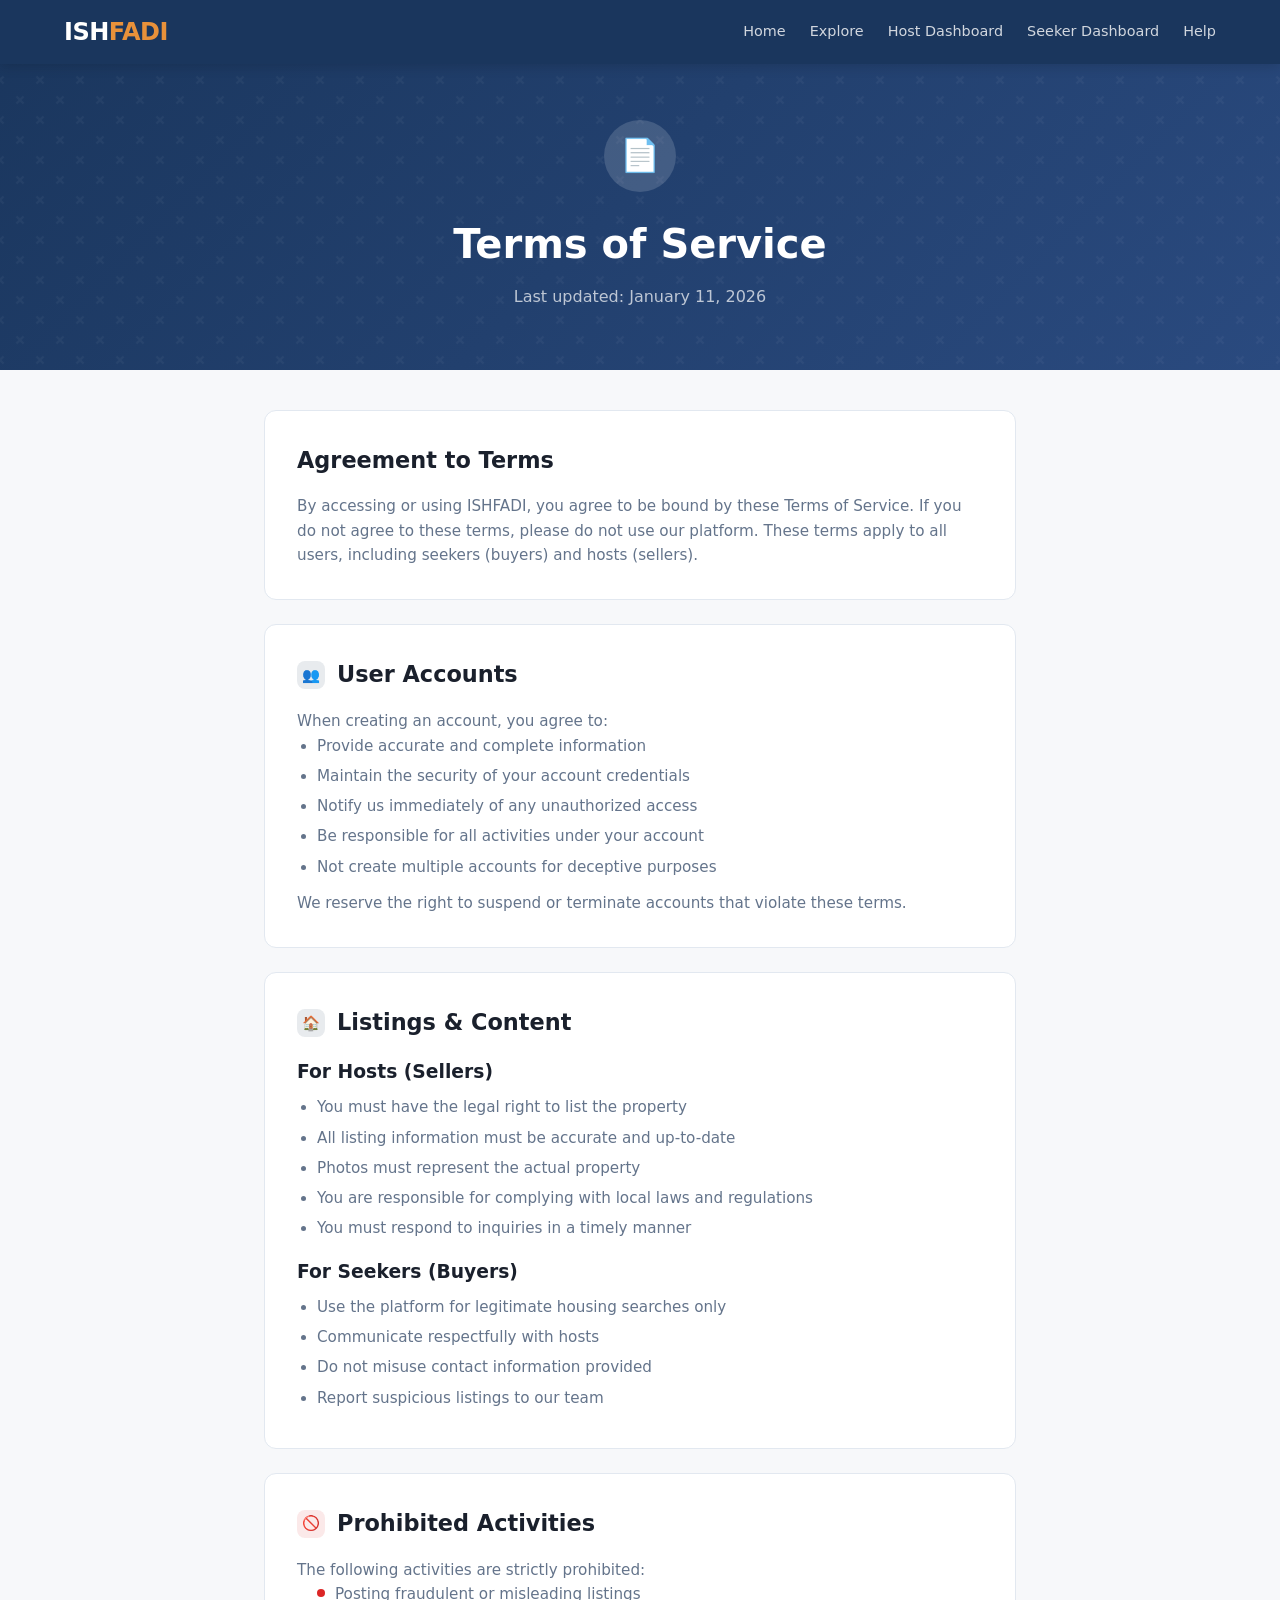
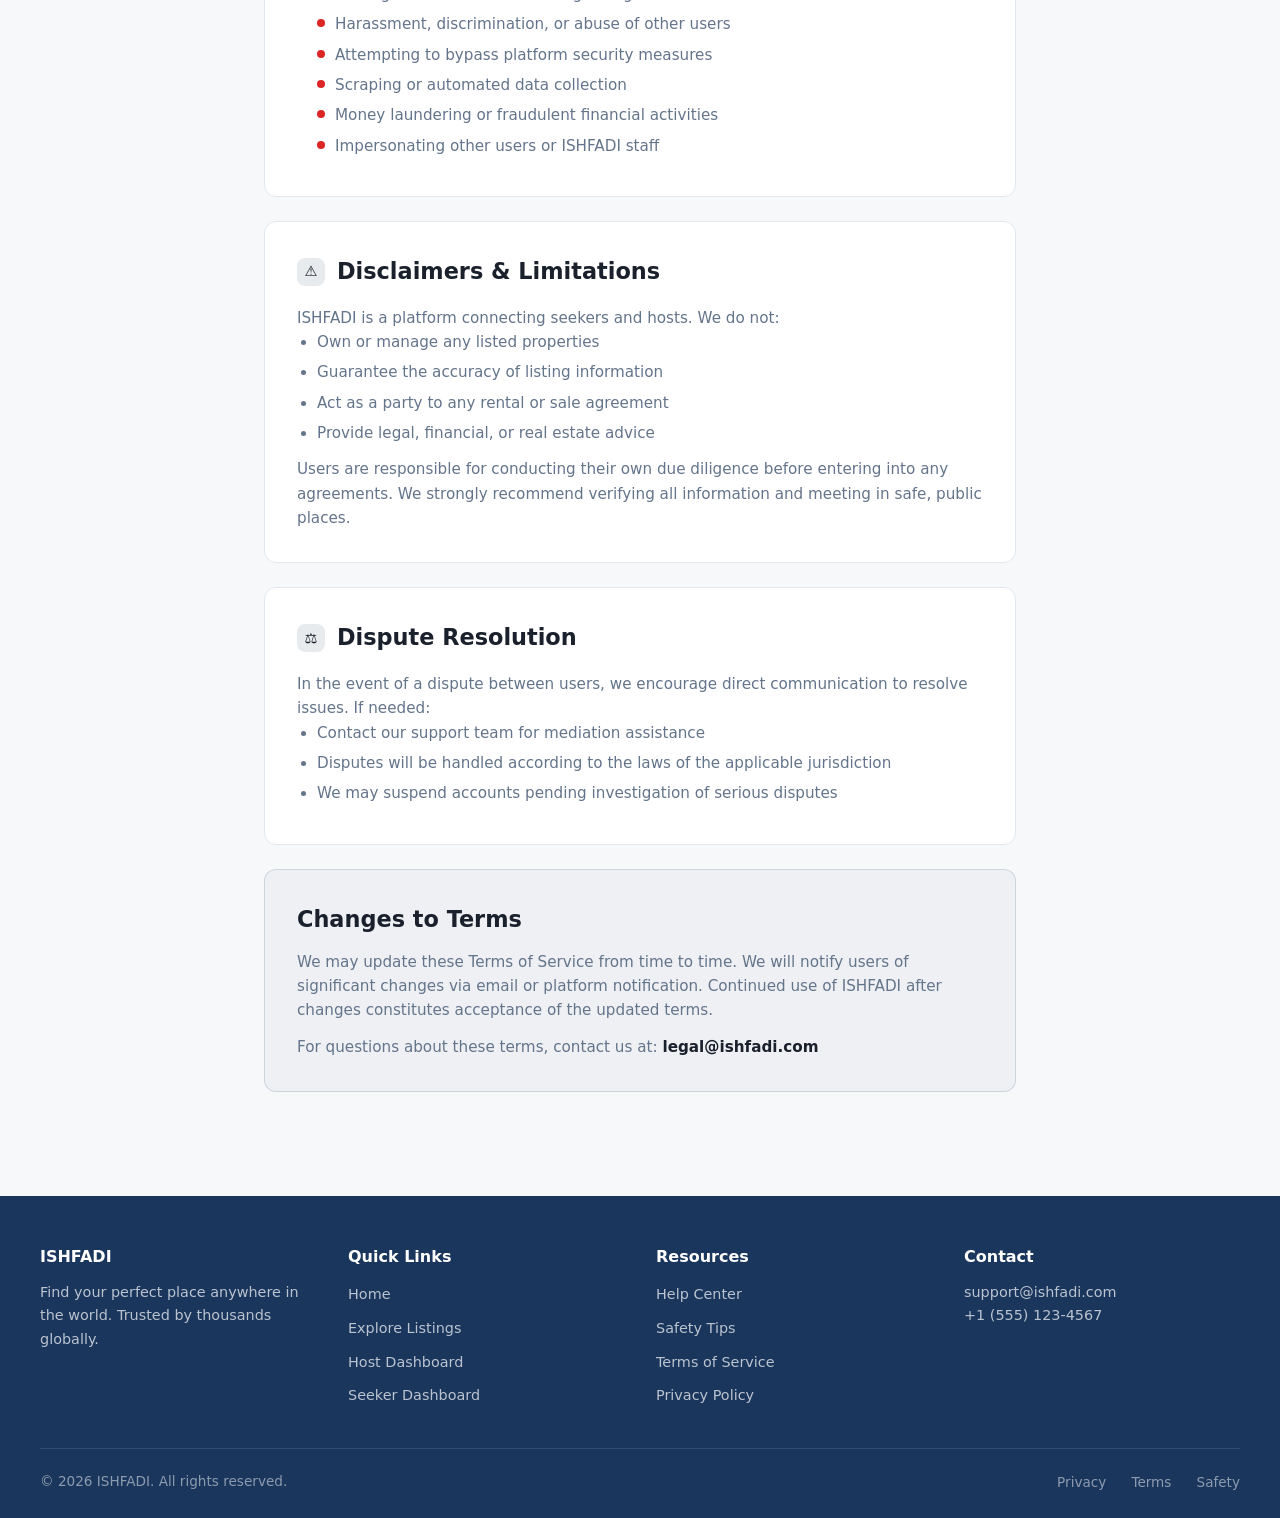
<file: terms-of-service.html>
<!DOCTYPE html>
<html lang="en">
<head>
<meta charset="UTF-8">
<meta name="viewport" content="width=device-width, initial-scale=1.0">
<title>Terms of Service - ISHFADI</title>
<meta name="description" content="ISHFADI Terms of Service - Rules and guidelines for using our platform.">
<style>
*,*::before,*::after{box-sizing:border-box;margin:0;padding:0}
:root{
  --primary:#1a365d;--primary-light:#2a4a7f;--accent:#e8913a;
  --bg:#f7f8fa;--card:#fff;--text:#1a202c;--muted:#64748b;
  --border:#e2e8f0;--radius:12px;--destructive:#dc2626;
}
body{font-family:'Segoe UI',system-ui,-apple-system,sans-serif;background:var(--bg);color:var(--text);line-height:1.6}
a{color:var(--accent);text-decoration:none}
a:hover{text-decoration:underline}

.navbar{position:fixed;top:0;left:0;right:0;z-index:100;background:var(--primary);box-shadow:0 2px 12px rgba(0,0,0,.15)}
.navbar .container{max-width:1200px;margin:0 auto;padding:0 24px;display:flex;align-items:center;justify-content:space-between;height:64px}
.logo{font-size:1.5rem;font-weight:800;color:#fff;letter-spacing:-0.5px}
.logo span{color:var(--accent)}
.nav-links{display:flex;gap:24px;align-items:center}
.nav-links a{color:rgba(255,255,255,.8);font-size:.9rem;font-weight:500;transition:color .2s}
.nav-links a:hover{color:#fff;text-decoration:none}

.page-hero{padding:120px 24px 60px;text-align:center;
  background:linear-gradient(135deg,var(--primary) 0%,var(--primary-light) 50%,#1a365d 100%);
  background-image:url("data:image/svg+xml,%3Csvg width='40' height='40' viewBox='0 0 40 40' xmlns='http://www.w3.org/2000/svg'%3E%3Cg fill='%23ffffff' fill-opacity='0.04' fill-rule='evenodd'%3E%3Cpath d='M0 38.59l2.83-2.83 1.41 1.41L1.41 40H0v-1.41zM0 1.4l2.83 2.83 1.41-1.41L1.41 0H0v1.41zM38.59 40l-2.83-2.83 1.41-1.41L40 38.59V40h-1.41zM40 1.41l-2.83 2.83-1.41-1.41L38.59 0H40v1.41zM20 18.6l2.83-2.83 1.41 1.41L21.41 20l2.83 2.83-1.41 1.41L20 21.41l-2.83 2.83-1.41-1.41L18.59 20l-2.83-2.83 1.41-1.41L20 18.59z'/%3E%3C/g%3E%3C/svg%3E"),linear-gradient(135deg,var(--primary),var(--primary-light));
  color:#fff}
.page-hero .icon-circle{width:72px;height:72px;border-radius:50%;background:rgba(255,255,255,.15);display:inline-flex;align-items:center;justify-content:center;margin-bottom:20px;font-size:2rem}
.page-hero h1{font-size:2.5rem;font-weight:800;margin-bottom:8px}
.page-hero p{color:rgba(255,255,255,.7)}

.content{max-width:800px;margin:0 auto;padding:40px 24px 80px}
.section-card{background:var(--card);border:1px solid var(--border);border-radius:var(--radius);padding:32px;margin-bottom:24px}
.section-card h2{font-size:1.4rem;font-weight:700;margin-bottom:16px;display:flex;align-items:center;gap:12px}
.section-card h2 .icon{width:28px;height:28px;background:rgba(26,54,93,.1);border-radius:8px;display:inline-flex;align-items:center;justify-content:center;font-size:.9rem}
.section-card h2 .icon-red{width:28px;height:28px;background:rgba(220,38,38,.1);border-radius:8px;display:inline-flex;align-items:center;justify-content:center;font-size:.9rem}
.section-card h3{font-weight:600;margin:16px 0 8px}
.section-card p,.section-card li{color:var(--muted);font-size:.95rem}
.section-card ul{list-style:disc;padding-left:20px}
.section-card ul li{margin-bottom:6px}
.bullet-list{list-style:none;padding:0}
.bullet-list li{display:flex;align-items:flex-start;gap:10px;margin-bottom:10px;color:var(--muted);font-size:.95rem}
.bullet-list li::before{content:'';width:8px;height:8px;border-radius:50%;margin-top:7px;flex-shrink:0}
.bullet-list.primary li::before{background:var(--primary)}
.bullet-list.red li::before{background:var(--destructive)}
.highlight-section{background:rgba(26,54,93,.04);border:1px solid rgba(26,54,93,.15);border-radius:var(--radius);padding:32px;margin-bottom:24px}
.highlight-section h2{font-size:1.4rem;font-weight:700;margin-bottom:12px}
.highlight-section p{color:var(--muted);font-size:.95rem}
.highlight-section .email{font-weight:600;color:var(--text);margin-top:8px}

.footer{background:var(--primary);color:#fff;padding:48px 24px 24px}
.footer .container{max-width:1200px;margin:0 auto}
.footer-grid{display:grid;grid-template-columns:repeat(auto-fit,minmax(200px,1fr));gap:32px;margin-bottom:32px}
.footer h4{font-weight:600;margin-bottom:12px}
.footer p,.footer a{color:rgba(255,255,255,.7);font-size:.9rem}
.footer a:hover{color:#fff}
.footer ul{list-style:none;padding:0}
.footer ul li{margin-bottom:8px}
.footer-bottom{border-top:1px solid rgba(255,255,255,.1);padding-top:20px;display:flex;flex-wrap:wrap;justify-content:space-between;align-items:center;gap:12px}
.footer-bottom p{font-size:.85rem;color:rgba(255,255,255,.5)}
.footer-bottom a{font-size:.85rem;color:rgba(255,255,255,.5);margin-left:20px}
.footer-bottom a:hover{color:#fff}

@media(max-width:768px){
  .nav-links{display:none}
  .page-hero h1{font-size:1.8rem}
}
</style>
</head>
<body>

<nav class="navbar">
  <div class="container">
    <a href="index.html" class="logo">ISH<span>FADI</span></a>
    <div class="nav-links">
      <a href="index.html">Home</a>
      <a href="index.html#explore">Explore</a>
      <a href="seller.html">Host Dashboard</a>
      <a href="buyer.html">Seeker Dashboard</a>
      <a href="help-center.html">Help</a>
    </div>
  </div>
</nav>

<div class="page-hero">
  <div class="icon-circle">📄</div>
  <h1>Terms of Service</h1>
  <p>Last updated: January 11, 2026</p>
</div>

<div class="content">

  <div class="section-card">
    <h2>Agreement to Terms</h2>
    <p>By accessing or using ISHFADI, you agree to be bound by these Terms of Service. If you do not agree to these terms, please do not use our platform. These terms apply to all users, including seekers (buyers) and hosts (sellers).</p>
  </div>

  <div class="section-card">
    <h2><span class="icon">👥</span> User Accounts</h2>
    <p>When creating an account, you agree to:</p>
    <ul>
      <li>Provide accurate and complete information</li>
      <li>Maintain the security of your account credentials</li>
      <li>Notify us immediately of any unauthorized access</li>
      <li>Be responsible for all activities under your account</li>
      <li>Not create multiple accounts for deceptive purposes</li>
    </ul>
    <p style="margin-top:12px">We reserve the right to suspend or terminate accounts that violate these terms.</p>
  </div>

  <div class="section-card">
    <h2><span class="icon">🏠</span> Listings &amp; Content</h2>
    <h3>For Hosts (Sellers)</h3>
    <ul>
      <li>You must have the legal right to list the property</li>
      <li>All listing information must be accurate and up-to-date</li>
      <li>Photos must represent the actual property</li>
      <li>You are responsible for complying with local laws and regulations</li>
      <li>You must respond to inquiries in a timely manner</li>
    </ul>
    <h3>For Seekers (Buyers)</h3>
    <ul>
      <li>Use the platform for legitimate housing searches only</li>
      <li>Communicate respectfully with hosts</li>
      <li>Do not misuse contact information provided</li>
      <li>Report suspicious listings to our team</li>
    </ul>
  </div>

  <div class="section-card">
    <h2><span class="icon-red">🚫</span> Prohibited Activities</h2>
    <p>The following activities are strictly prohibited:</p>
    <ul class="bullet-list red">
      <li>Posting fraudulent or misleading listings</li>
      <li>Harassment, discrimination, or abuse of other users</li>
      <li>Attempting to bypass platform security measures</li>
      <li>Scraping or automated data collection</li>
      <li>Money laundering or fraudulent financial activities</li>
      <li>Impersonating other users or ISHFADI staff</li>
    </ul>
  </div>

  <div class="section-card">
    <h2><span class="icon">⚠️</span> Disclaimers &amp; Limitations</h2>
    <p>ISHFADI is a platform connecting seekers and hosts. We do not:</p>
    <ul>
      <li>Own or manage any listed properties</li>
      <li>Guarantee the accuracy of listing information</li>
      <li>Act as a party to any rental or sale agreement</li>
      <li>Provide legal, financial, or real estate advice</li>
    </ul>
    <p style="margin-top:12px">Users are responsible for conducting their own due diligence before entering into any agreements. We strongly recommend verifying all information and meeting in safe, public places.</p>
  </div>

  <div class="section-card">
    <h2><span class="icon">⚖️</span> Dispute Resolution</h2>
    <p>In the event of a dispute between users, we encourage direct communication to resolve issues. If needed:</p>
    <ul>
      <li>Contact our support team for mediation assistance</li>
      <li>Disputes will be handled according to the laws of the applicable jurisdiction</li>
      <li>We may suspend accounts pending investigation of serious disputes</li>
    </ul>
  </div>

  <div class="highlight-section">
    <h2>Changes to Terms</h2>
    <p>We may update these Terms of Service from time to time. We will notify users of significant changes via email or platform notification. Continued use of ISHFADI after changes constitutes acceptance of the updated terms.</p>
    <p style="margin-top:12px">For questions about these terms, contact us at: <span class="email">legal@ishfadi.com</span></p>
  </div>

</div>

<footer class="footer">
  <div class="container">
    <div class="footer-grid">
      <div>
        <h4>ISHFADI</h4>
        <p>Find your perfect place anywhere in the world. Trusted by thousands globally.</p>
      </div>
      <div>
        <h4>Quick Links</h4>
        <ul>
          <li><a href="index.html">Home</a></li>
          <li><a href="index.html#explore">Explore Listings</a></li>
          <li><a href="seller.html">Host Dashboard</a></li>
          <li><a href="buyer.html">Seeker Dashboard</a></li>
        </ul>
      </div>
      <div>
        <h4>Resources</h4>
        <ul>
          <li><a href="help-center.html">Help Center</a></li>
          <li><a href="safety-tips.html">Safety Tips</a></li>
          <li><a href="terms-of-service.html">Terms of Service</a></li>
          <li><a href="privacy-policy.html">Privacy Policy</a></li>
        </ul>
      </div>
      <div>
        <h4>Contact</h4>
        <p>support@ishfadi.com</p>
        <p>+1 (555) 123-4567</p>
      </div>
    </div>
    <div class="footer-bottom">
      <p>&copy; 2026 ISHFADI. All rights reserved.</p>
      <div>
        <a href="privacy-policy.html">Privacy</a>
        <a href="terms-of-service.html">Terms</a>
        <a href="safety-tips.html">Safety</a>
      </div>
    </div>
  </div>
</footer>

</body>
</html>
</file>
